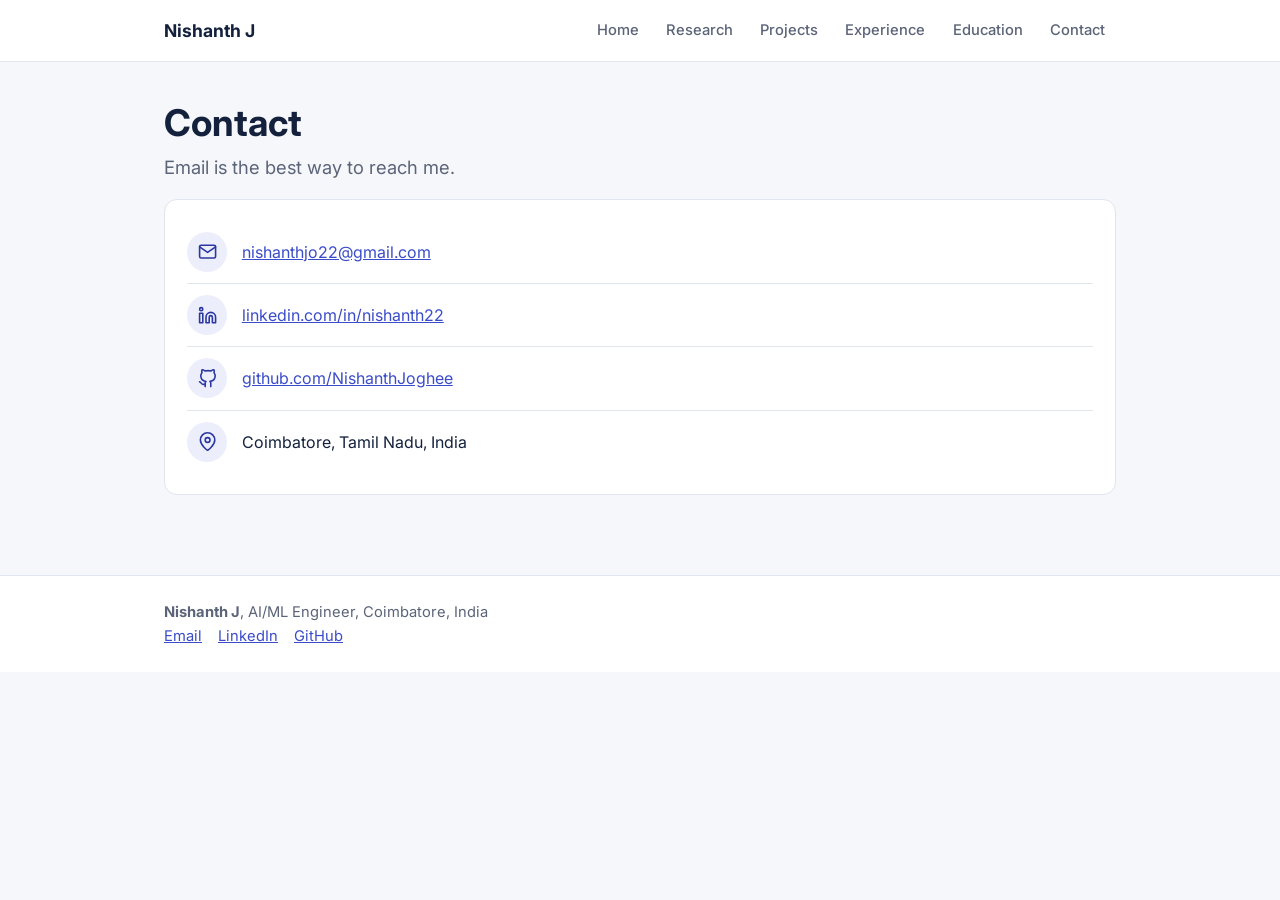
<file: contact.html>
<!DOCTYPE html>
<html lang="en">
<head>
<meta charset="utf-8">
<meta name="viewport" content="width=device-width, initial-scale=1, viewport-fit=cover">
<meta name="description" content="Nishanth J, AI/ML Engineer in Coimbatore. Contact.">
<meta name="theme-color" content="#f5f7fa">
<title>Contact | Nishanth J</title>
<link rel="preconnect" href="https://fonts.googleapis.com">
<link rel="preconnect" href="https://fonts.gstatic.com" crossorigin>
<link href="https://fonts.googleapis.com/css2?family=Inter:wght@400;500;600;700&display=swap" rel="stylesheet">
<link rel="stylesheet" href="style.css">
</head>
<body>
<header><div class="wrap">
<a class="brand" href="index.html">Nishanth J</a>
<nav>
<a href="index.html">Home</a>
<a href="research.html">Research</a>
<a href="projects.html">Projects</a>
<a href="experience.html">Experience</a>
<a href="education.html">Education</a>
<a href="contact.html">Contact</a>
</nav>
</div></header>
<main><div class="wrap">
<h1>Contact</h1>
<p class="lead">Email is the best way to reach me.</p>
<div class="card">
<ul class="contact-list">
<li>
<span class="ico"><svg width="20" height="20" viewBox="0 0 24 24" aria-hidden="true"><path d="M4 4h16c1.1 0 2 .9 2 2v12c0 1.1-.9 2-2 2H4c-1.1 0-2-.9-2-2V6c0-1.1.9-2 2-2z"/><polyline points="22,6 12,13 2,6"/></svg></span>
<a href="mailto:nishanthjo22@gmail.com">nishanthjo22@gmail.com</a>
</li>
<li>
<span class="ico"><svg width="20" height="20" viewBox="0 0 24 24" aria-hidden="true"><path d="M16 8a6 6 0 0 1 6 6v7h-4v-7a2 2 0 0 0-2-2 2 2 0 0 0-2 2v7h-4v-7a6 6 0 0 1 6-6z"/><rect x="2" y="9" width="4" height="12"/><circle cx="4" cy="4" r="2"/></svg></span>
<a href="https://www.linkedin.com/in/nishanth22">linkedin.com/in/nishanth22</a>
</li>
<li>
<span class="ico"><svg width="20" height="20" viewBox="0 0 24 24" aria-hidden="true"><path d="M9 19c-5 1.5-5-2.5-7-3m14 6v-3.87a3.37 3.37 0 0 0-.94-2.61c3.14-.35 6.44-1.54 6.44-7A5.44 5.44 0 0 0 20 4.77 5.07 5.07 0 0 0 19.91 1S18.73.65 16 2.48a13.38 13.38 0 0 0-7 0C6.27.65 5.09 1 5.09 1A5.07 5.07 0 0 0 5 4.77a5.44 5.44 0 0 0-1.5 3.78c0 5.42 3.3 6.61 6.44 7A3.37 3.37 0 0 0 9 18.13V22"/></svg></span>
<a href="https://github.com/NishanthJoghee">github.com/NishanthJoghee</a>
</li>
<li>
<span class="ico"><svg width="20" height="20" viewBox="0 0 24 24" aria-hidden="true"><path d="M21 10c0 7-9 13-9 13s-9-6-9-13a9 9 0 0 1 18 0z"/><circle cx="12" cy="10" r="3"/></svg></span>
<span>Coimbatore, Tamil Nadu, India</span>
</li>
</ul>
</div>
</div></main>
<footer><div class="wrap">
<strong>Nishanth J</strong>, AI/ML Engineer, Coimbatore, India<br>
<a href="mailto:nishanthjo22@gmail.com">Email</a><a href="https://www.linkedin.com/in/nishanth22">LinkedIn</a><a href="https://github.com/22Nishanth22">GitHub</a>
</div></footer>
</body>
</html>
</file>
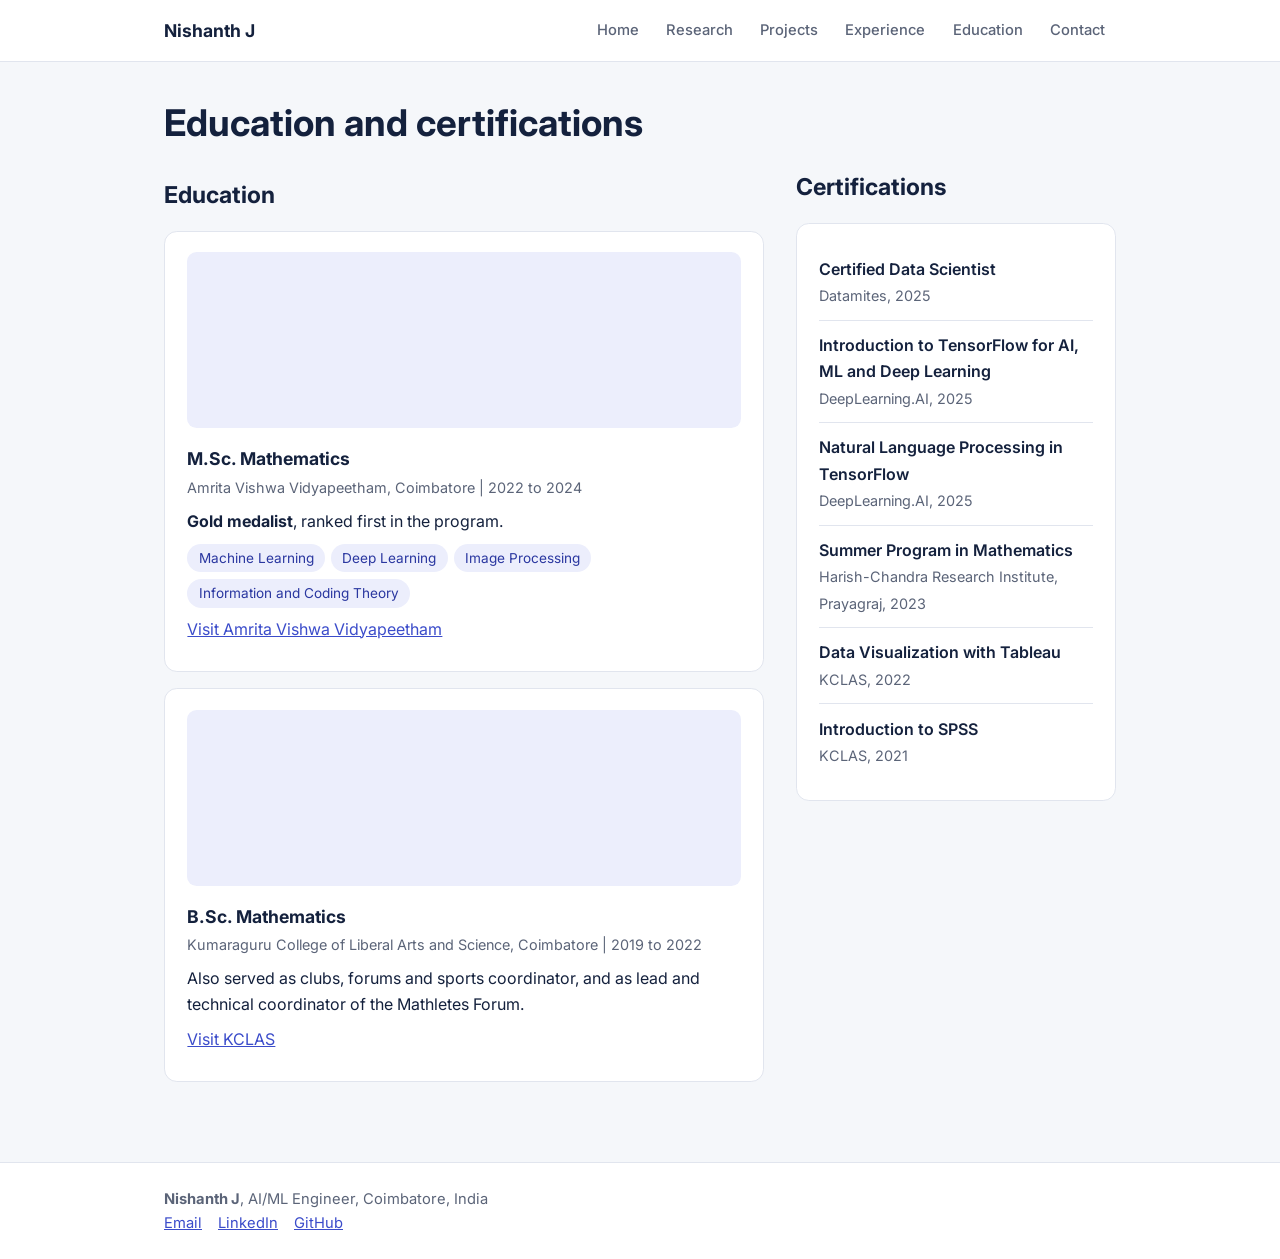
<file: education.html>
<!DOCTYPE html>
<html lang="en">
<head>
<meta charset="utf-8">
<meta name="viewport" content="width=device-width, initial-scale=1, viewport-fit=cover">
<meta name="description" content="Nishanth J, AI/ML Engineer in Coimbatore. Education and certifications.">
<meta name="theme-color" content="#f5f7fa">
<title>Education and certifications | Nishanth J</title>
<link rel="preconnect" href="https://fonts.googleapis.com">
<link rel="preconnect" href="https://fonts.gstatic.com" crossorigin>
<link href="https://fonts.googleapis.com/css2?family=Inter:wght@400;500;600;700&display=swap" rel="stylesheet">
<link rel="stylesheet" href="style.css">
</head>
<body>
<header><div class="wrap">
<a class="brand" href="index.html">Nishanth J</a>
<nav>
<a href="index.html">Home</a>
<a href="research.html">Research</a>
<a href="projects.html">Projects</a>
<a href="experience.html">Experience</a>
<a href="education.html">Education</a>
<a href="contact.html">Contact</a>
</nav>
</div></header>
<main><div class="wrap">
<h1>Education and certifications</h1>
<div class="cols">
<div>
<h2 style="margin-top:1.5rem">Education</h2>
<div class="card">
<div class="photo"><img src="https://webfiles.amrita.edu/2021/07/Z1qCGOsN-470-2.jpg" alt="Amrita Vishwa Vidyapeetham campus" onerror="this.remove()"></div>
<h3>M.Sc. Mathematics</h3>
<p class="meta">Amrita Vishwa Vidyapeetham, Coimbatore | 2022 to 2024</p>
<p><strong>Gold medalist</strong>, ranked first in the program.</p>
<ul class="chips"><li>Machine Learning</li><li>Deep Learning</li><li>Image Processing</li><li>Information and Coding Theory</li></ul>
<p><a href="https://www.amrita.edu">Visit Amrita Vishwa Vidyapeetham</a></p>
</div>
<div class="card">
<div class="photo"><img src="https://qs-igauge.blr1.cdn.digitaloceanspaces.com/KCLAS-1.KCLAS" alt="Kumaraguru College of Liberal Arts and Science campus" onerror="this.remove()"></div>
<h3>B.Sc. Mathematics</h3>
<p class="meta">Kumaraguru College of Liberal Arts and Science, Coimbatore | 2019 to 2022</p>
<p>Also served as clubs, forums and sports coordinator, and as lead and technical coordinator of the Mathletes Forum.</p>
<p><a href="https://www.kclas.ac.in">Visit KCLAS</a></p>
</div>
</div>
<aside class="side">
<h2>Certifications</h2>
<div class="card"><ul class="cert">
<li><strong>Certified Data Scientist</strong><span>Datamites, 2025</span></li>
<li><strong>Introduction to TensorFlow for AI, ML and Deep Learning</strong><span>DeepLearning.AI, 2025</span></li>
<li><strong>Natural Language Processing in TensorFlow</strong><span>DeepLearning.AI, 2025</span></li>
<li><strong>Summer Program in Mathematics</strong><span>Harish-Chandra Research Institute, Prayagraj, 2023</span></li>
<li><strong>Data Visualization with Tableau</strong><span>KCLAS, 2022</span></li>
<li><strong>Introduction to SPSS</strong><span>KCLAS, 2021</span></li>
</ul></div>
</aside>
</div>
</div></main>
<footer><div class="wrap">
<strong>Nishanth J</strong>, AI/ML Engineer, Coimbatore, India<br>
<a href="mailto:nishanthjo22@gmail.com">Email</a><a href="https://www.linkedin.com/in/nishanth22">LinkedIn</a><a href="https://github.com/22Nishanth22">GitHub</a>
</div></footer>
</body>
</html>
</file>
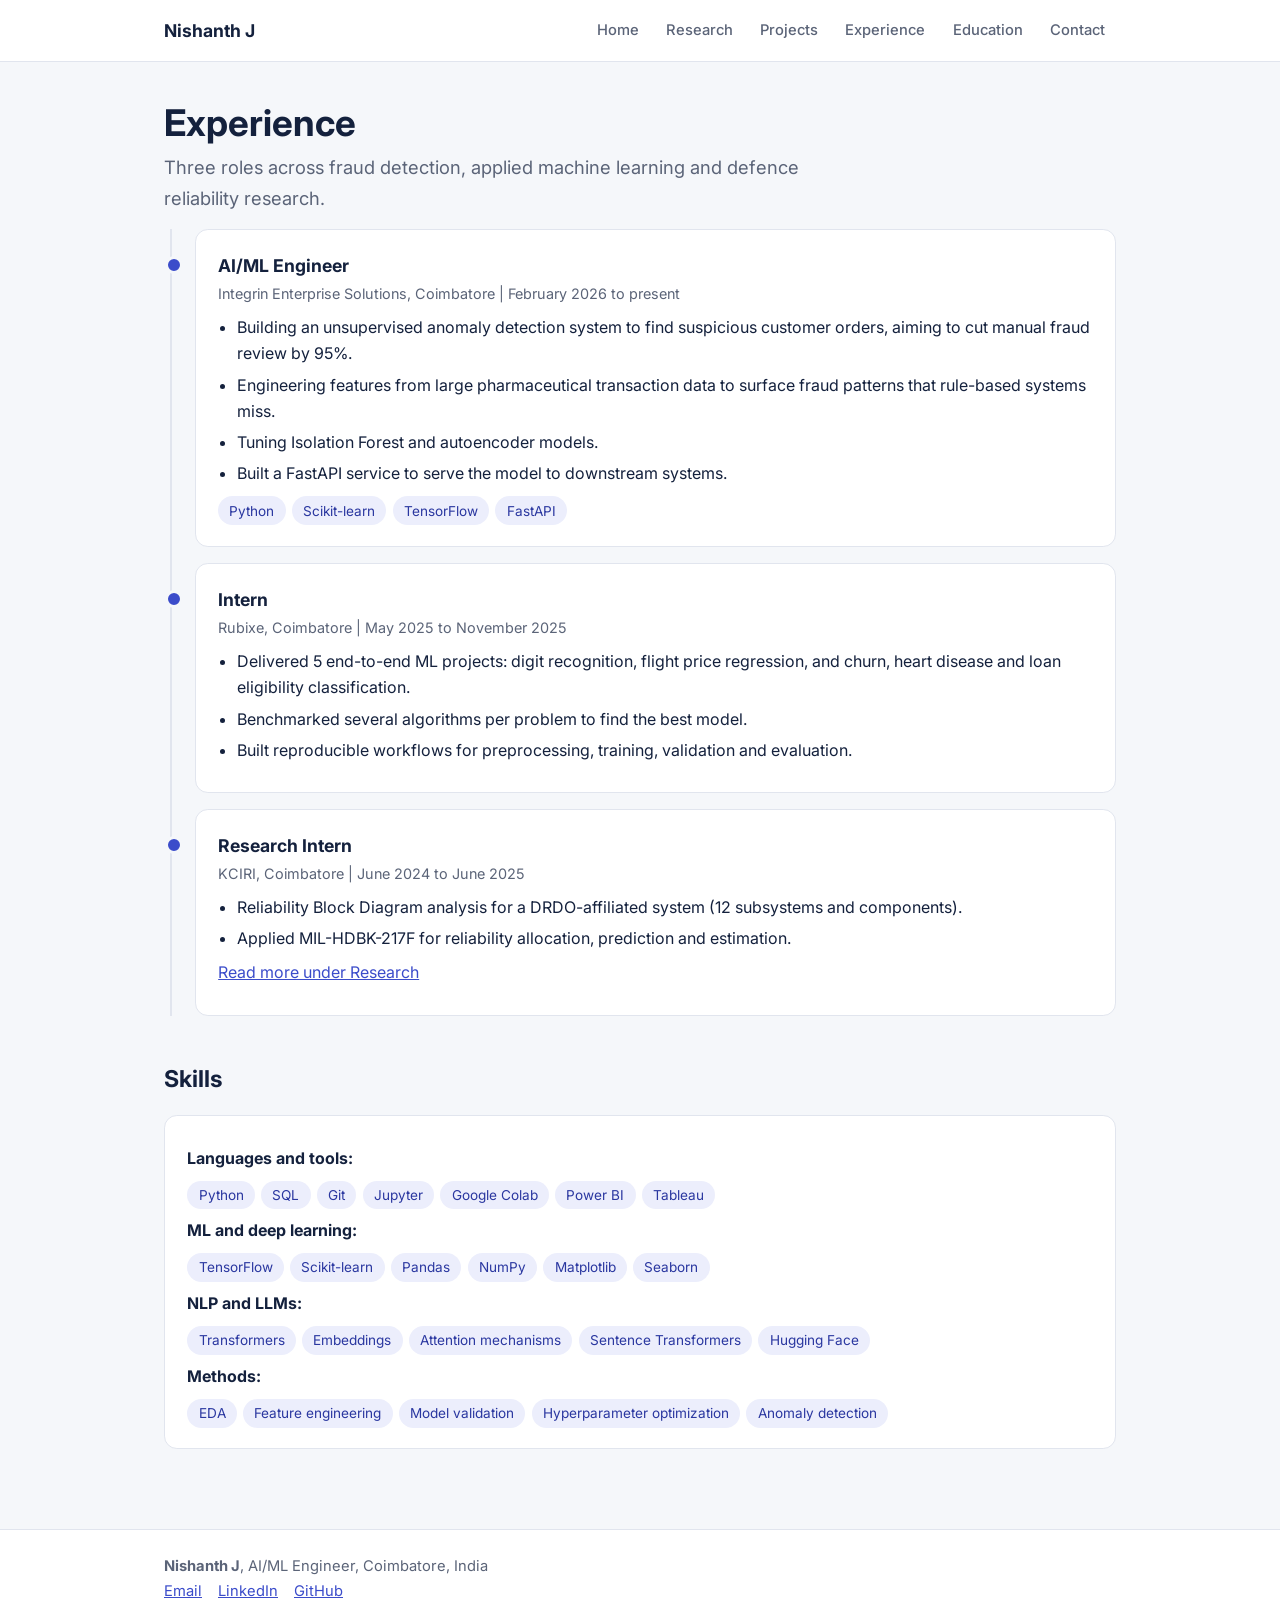
<file: experience.html>
<!DOCTYPE html>
<html lang="en">
<head>
<meta charset="utf-8">
<meta name="viewport" content="width=device-width, initial-scale=1, viewport-fit=cover">
<meta name="description" content="Nishanth J, AI/ML Engineer in Coimbatore. Experience.">
<meta name="theme-color" content="#f5f7fa">
<title>Experience | Nishanth J</title>
<link rel="preconnect" href="https://fonts.googleapis.com">
<link rel="preconnect" href="https://fonts.gstatic.com" crossorigin>
<link href="https://fonts.googleapis.com/css2?family=Inter:wght@400;500;600;700&display=swap" rel="stylesheet">
<link rel="stylesheet" href="style.css">
</head>
<body>
<header><div class="wrap">
<a class="brand" href="index.html">Nishanth J</a>
<nav>
<a href="index.html">Home</a>
<a href="research.html">Research</a>
<a href="projects.html">Projects</a>
<a href="experience.html">Experience</a>
<a href="education.html">Education</a>
<a href="contact.html">Contact</a>
</nav>
</div></header>
<main><div class="wrap">
<h1>Experience</h1>
<p class="lead">Three roles across fraud detection, applied machine learning and defence reliability research.</p>
<div class="timeline">
<div class="card"><h3>AI/ML Engineer</h3>
<p class="meta">Integrin Enterprise Solutions, Coimbatore | February 2026 to present</p>
<ul><li>Building an unsupervised anomaly detection system to find suspicious customer orders, aiming to cut manual fraud review by 95%.</li><li>Engineering features from large pharmaceutical transaction data to surface fraud patterns that rule-based systems miss.</li><li>Tuning Isolation Forest and autoencoder models.</li><li>Built a FastAPI service to serve the model to downstream systems.</li></ul>
<ul class="chips"><li>Python</li><li>Scikit-learn</li><li>TensorFlow</li><li>FastAPI</li></ul></div>
<div class="card"><h3>Intern</h3>
<p class="meta">Rubixe, Coimbatore | May 2025 to November 2025</p>
<ul><li>Delivered 5 end-to-end ML projects: digit recognition, flight price regression, and churn, heart disease and loan eligibility classification.</li><li>Benchmarked several algorithms per problem to find the best model.</li><li>Built reproducible workflows for preprocessing, training, validation and evaluation.</li></ul></div>
<div class="card"><h3>Research Intern</h3>
<p class="meta">KCIRI, Coimbatore | June 2024 to June 2025</p>
<ul><li>Reliability Block Diagram analysis for a DRDO-affiliated system (12 subsystems and components).</li><li>Applied MIL-HDBK-217F for reliability allocation, prediction and estimation.</li></ul>
<p><a href="research.html">Read more under Research</a></p></div>
</div>
<h2>Skills</h2>
<div class="card">
<p><strong>Languages and tools:</strong></p><ul class="chips"><li>Python</li><li>SQL</li><li>Git</li><li>Jupyter</li><li>Google Colab</li><li>Power BI</li><li>Tableau</li></ul>
<p><strong>ML and deep learning:</strong></p><ul class="chips"><li>TensorFlow</li><li>Scikit-learn</li><li>Pandas</li><li>NumPy</li><li>Matplotlib</li><li>Seaborn</li></ul>
<p><strong>NLP and LLMs:</strong></p><ul class="chips"><li>Transformers</li><li>Embeddings</li><li>Attention mechanisms</li><li>Sentence Transformers</li><li>Hugging Face</li></ul>
<p><strong>Methods:</strong></p><ul class="chips"><li>EDA</li><li>Feature engineering</li><li>Model validation</li><li>Hyperparameter optimization</li><li>Anomaly detection</li></ul>
</div>
</div></main>
<footer><div class="wrap">
<strong>Nishanth J</strong>, AI/ML Engineer, Coimbatore, India<br>
<a href="mailto:nishanthjo22@gmail.com">Email</a><a href="https://www.linkedin.com/in/nishanth22">LinkedIn</a><a href="https://github.com/22Nishanth22">GitHub</a>
</div></footer>
</body>
</html>
</file>
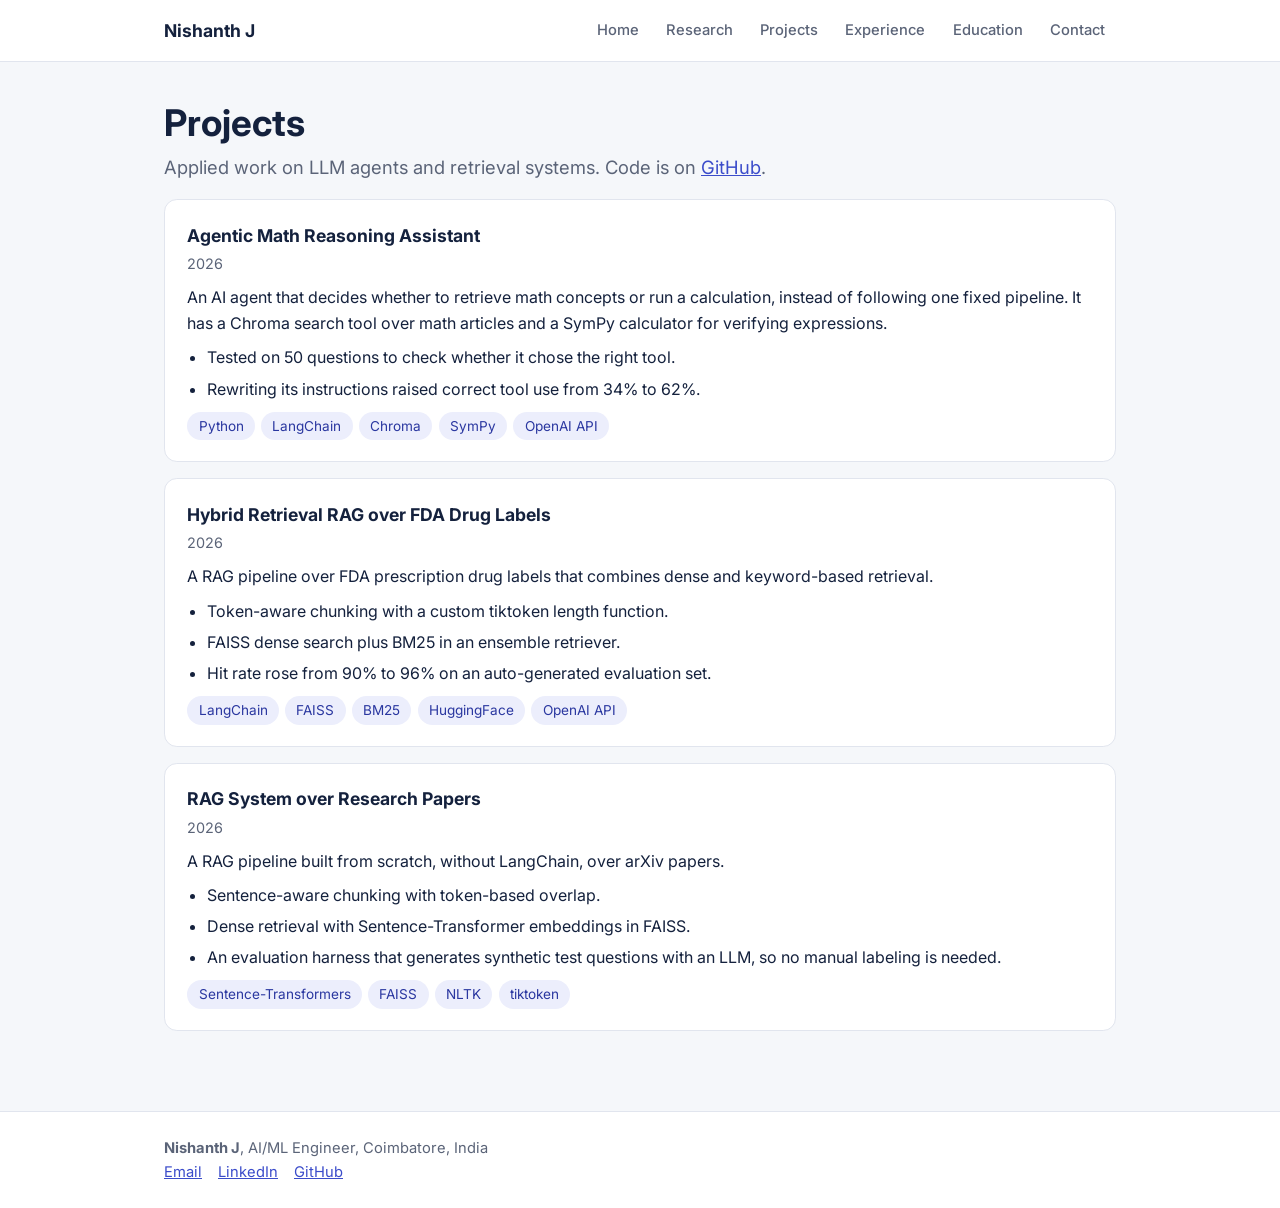
<file: projects.html>
<!DOCTYPE html>
<html lang="en">
<head>
<meta charset="utf-8">
<meta name="viewport" content="width=device-width, initial-scale=1, viewport-fit=cover">
<meta name="description" content="Nishanth J, AI/ML Engineer in Coimbatore. Projects.">
<meta name="theme-color" content="#f5f7fa">
<title>Projects | Nishanth J</title>
<link rel="preconnect" href="https://fonts.googleapis.com">
<link rel="preconnect" href="https://fonts.gstatic.com" crossorigin>
<link href="https://fonts.googleapis.com/css2?family=Inter:wght@400;500;600;700&display=swap" rel="stylesheet">
<link rel="stylesheet" href="style.css">
</head>
<body>
<header><div class="wrap">
<a class="brand" href="index.html">Nishanth J</a>
<nav>
<a href="index.html">Home</a>
<a href="research.html">Research</a>
<a href="projects.html">Projects</a>
<a href="experience.html">Experience</a>
<a href="education.html">Education</a>
<a href="contact.html">Contact</a>
</nav>
</div></header>
<main><div class="wrap">
<h1>Projects</h1>
<p class="lead">Applied work on LLM agents and retrieval systems. Code is on <a href="https://github.com/22Nishanth22">GitHub</a>.</p>
<div class="card"><h3>Agentic Math Reasoning Assistant</h3>
<p class="meta">2026</p>
<p>An AI agent that decides whether to retrieve math concepts or run a calculation, instead of following one fixed pipeline. It has a Chroma search tool over math articles and a SymPy calculator for verifying expressions.</p>
<ul><li>Tested on 50 questions to check whether it chose the right tool.</li><li>Rewriting its instructions raised correct tool use from 34% to 62%.</li></ul>
<ul class="chips"><li>Python</li><li>LangChain</li><li>Chroma</li><li>SymPy</li><li>OpenAI API</li></ul></div>
<div class="card"><h3>Hybrid Retrieval RAG over FDA Drug Labels</h3>
<p class="meta">2026</p>
<p>A RAG pipeline over FDA prescription drug labels that combines dense and keyword-based retrieval.</p>
<ul><li>Token-aware chunking with a custom tiktoken length function.</li><li>FAISS dense search plus BM25 in an ensemble retriever.</li><li>Hit rate rose from 90% to 96% on an auto-generated evaluation set.</li></ul>
<ul class="chips"><li>LangChain</li><li>FAISS</li><li>BM25</li><li>HuggingFace</li><li>OpenAI API</li></ul></div>
<div class="card"><h3>RAG System over Research Papers</h3>
<p class="meta">2026</p>
<p>A RAG pipeline built from scratch, without LangChain, over arXiv papers.</p>
<ul><li>Sentence-aware chunking with token-based overlap.</li><li>Dense retrieval with Sentence-Transformer embeddings in FAISS.</li><li>An evaluation harness that generates synthetic test questions with an LLM, so no manual labeling is needed.</li></ul>
<ul class="chips"><li>Sentence-Transformers</li><li>FAISS</li><li>NLTK</li><li>tiktoken</li></ul></div>
</div></main>
<footer><div class="wrap">
<strong>Nishanth J</strong>, AI/ML Engineer, Coimbatore, India<br>
<a href="mailto:nishanthjo22@gmail.com">Email</a><a href="https://www.linkedin.com/in/nishanth22">LinkedIn</a><a href="https://github.com/22Nishanth22">GitHub</a>
</div></footer>
</body>
</html>
</file>
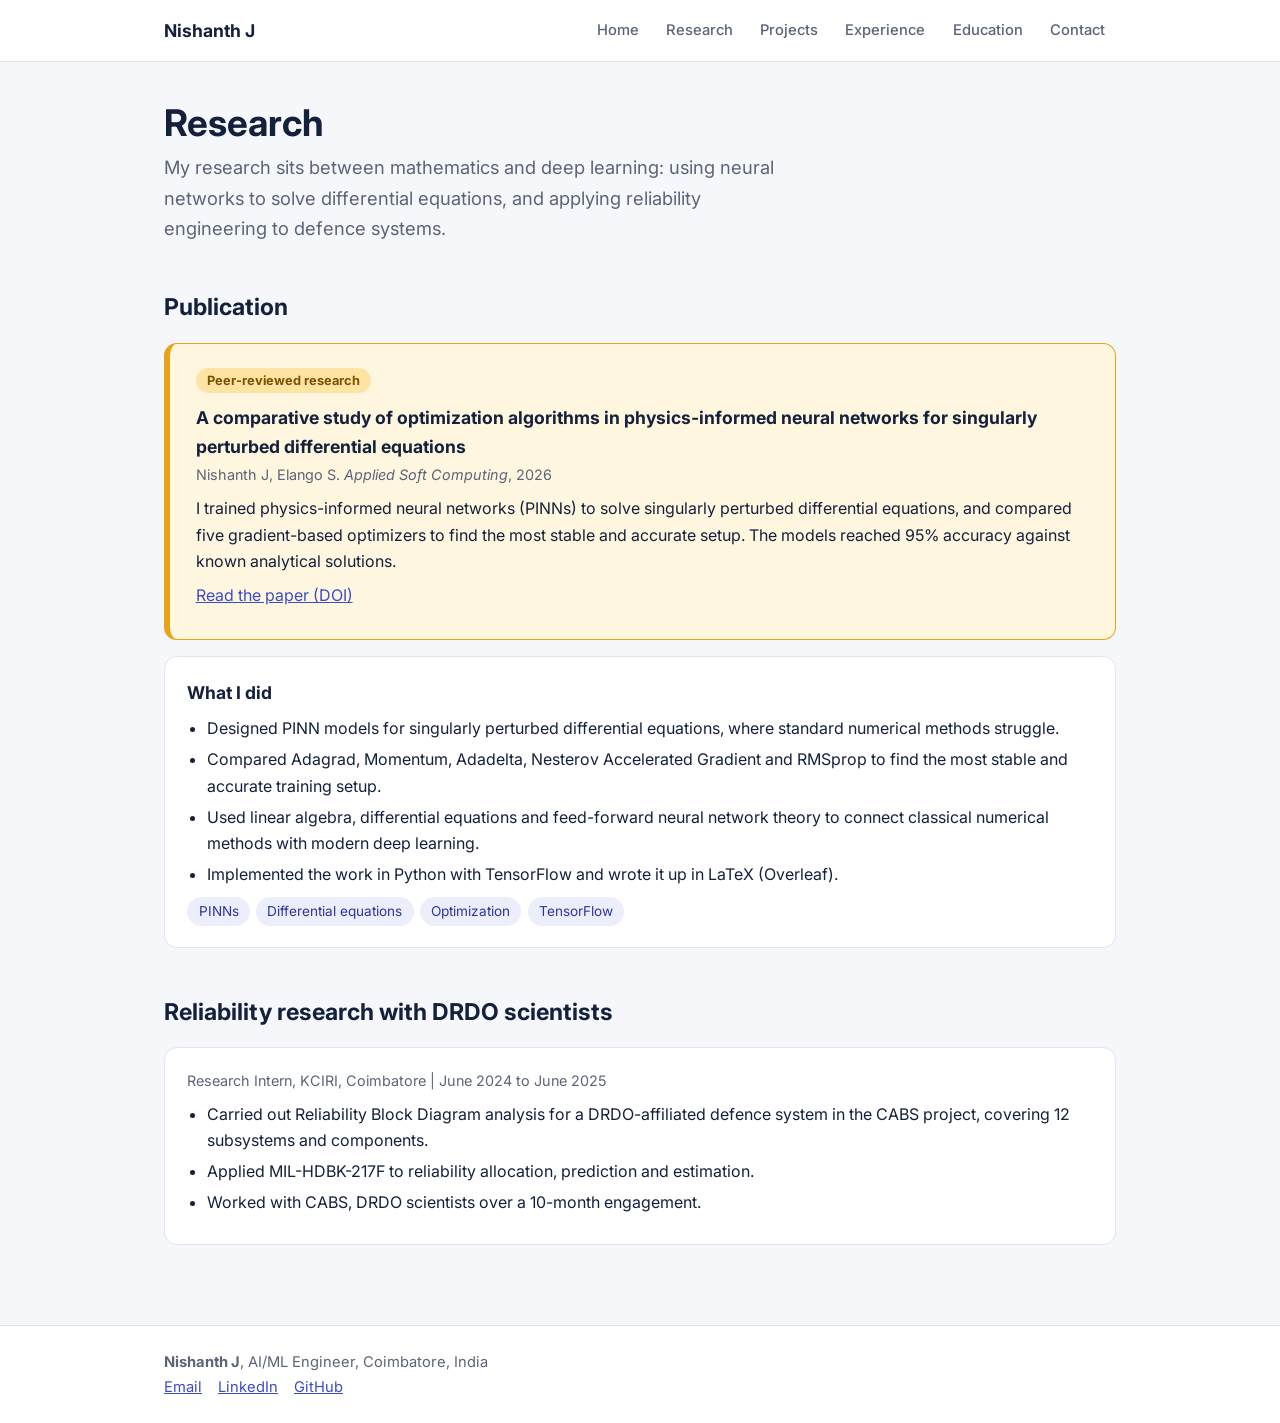
<file: research.html>
<!DOCTYPE html>
<html lang="en">
<head>
<meta charset="utf-8">
<meta name="viewport" content="width=device-width, initial-scale=1, viewport-fit=cover">
<meta name="description" content="Nishanth J, AI/ML Engineer in Coimbatore. Research.">
<meta name="theme-color" content="#f5f7fa">
<title>Research | Nishanth J</title>
<link rel="preconnect" href="https://fonts.googleapis.com">
<link rel="preconnect" href="https://fonts.gstatic.com" crossorigin>
<link href="https://fonts.googleapis.com/css2?family=Inter:wght@400;500;600;700&display=swap" rel="stylesheet">
<link rel="stylesheet" href="style.css">
</head>
<body>
<header><div class="wrap">
<a class="brand" href="index.html">Nishanth J</a>
<nav>
<a href="index.html">Home</a>
<a href="research.html">Research</a>
<a href="projects.html">Projects</a>
<a href="experience.html">Experience</a>
<a href="education.html">Education</a>
<a href="contact.html">Contact</a>
</nav>
</div></header>
<main><div class="wrap">
<h1>Research</h1>
<p class="lead">My research sits between mathematics and deep learning: using neural networks to solve differential equations, and applying reliability engineering to defence systems.</p>
<h2>Publication</h2>
<div class="feature"><span class="tag">Peer-reviewed research</span>
<h3>A comparative study of optimization algorithms in physics-informed neural networks for singularly perturbed differential equations</h3>
<p class="meta">Nishanth J, Elango S. <em>Applied Soft Computing</em>, 2026</p>
<p>I trained physics-informed neural networks (PINNs) to solve singularly perturbed differential equations, and compared five gradient-based optimizers to find the most stable and accurate setup. The models reached 95% accuracy against known analytical solutions.</p>
<p><a href="https://doi.org/10.1016/j.asoc.2026.115496">Read the paper (DOI)</a></p></div>
<div class="card">
<h3>What I did</h3>
<ul>
<li>Designed PINN models for singularly perturbed differential equations, where standard numerical methods struggle.</li>
<li>Compared Adagrad, Momentum, Adadelta, Nesterov Accelerated Gradient and RMSprop to find the most stable and accurate training setup.</li>
<li>Used linear algebra, differential equations and feed-forward neural network theory to connect classical numerical methods with modern deep learning.</li>
<li>Implemented the work in Python with TensorFlow and wrote it up in LaTeX (Overleaf).</li>
</ul>
<ul class="chips"><li>PINNs</li><li>Differential equations</li><li>Optimization</li><li>TensorFlow</li></ul>
</div>
<h2>Reliability research with DRDO scientists</h2>
<div class="card">
<p class="meta">Research Intern, KCIRI, Coimbatore | June 2024 to June 2025</p>
<ul>
<li>Carried out Reliability Block Diagram analysis for a DRDO-affiliated defence system in the CABS project, covering 12 subsystems and components.</li>
<li>Applied MIL-HDBK-217F to reliability allocation, prediction and estimation.</li>
<li>Worked with CABS, DRDO scientists over a 10-month engagement.</li>
</ul>
</div>
</div></main>
<footer><div class="wrap">
<strong>Nishanth J</strong>, AI/ML Engineer, Coimbatore, India<br>
<a href="mailto:nishanthjo22@gmail.com">Email</a><a href="https://www.linkedin.com/in/nishanth22">LinkedIn</a><a href="https://github.com/22Nishanth22">GitHub</a>
</div></footer>
</body>
</html>
</file>
<file: style.css>
:root{--bg:#f5f7fa;--card:#fff;--ink:#14213d;--muted:#5b6478;--line:#e1e5ee;--accent:#3b4cca;--accent-d:#2a37a0;--tint:#eceefc;--hi:#fff6e0;--hi-line:#e8a317}
@media (prefers-color-scheme:dark){:root{--bg:#0f1320;--card:#171c2e;--ink:#e9ecf5;--muted:#9aa3b8;--line:#272e45;--accent:#8c98f5;--accent-d:#b3bcff;--tint:#232a4d;--hi:#2a2412;--hi-line:#e8a317}}
*{box-sizing:border-box}
html{scroll-padding-top:5rem}
body{margin:0;background:var(--bg);color:var(--ink);font:16px/1.65 "Inter",system-ui,sans-serif}
.wrap{max-width:62rem;margin:0 auto;padding:0 1.25rem}
header{position:sticky;top:0;z-index:5;background:var(--card);border-bottom:1px solid var(--line);padding-top:env(safe-area-inset-top,0px)}
header .wrap{display:flex;flex-wrap:wrap;justify-content:space-between;align-items:center;gap:.4rem 1.5rem;padding-top:.8rem;padding-bottom:.8rem}
.brand{font-weight:700;font-size:1.1rem;color:var(--ink);text-decoration:none}
nav{display:flex;flex-wrap:wrap;gap:.2rem .3rem;font-size:.92rem;font-weight:500}
nav a{color:var(--muted);text-decoration:none;padding:.35rem .7rem;border-radius:999px}
nav a:hover{color:var(--ink)}
nav a[aria-current="page"]{background:var(--tint);color:var(--accent-d)}
a{color:var(--accent)}a:hover{color:var(--accent-d)}
a:focus-visible{outline:2px solid var(--accent);outline-offset:3px}
main{padding:2.5rem 0 1rem}
h1{font-size:2.3rem;line-height:1.15;margin:0 0 .5rem;font-weight:700}
h2{font-size:1.45rem;margin:2.8rem 0 1rem;font-weight:700}
h3{font-size:1.1rem;margin:0 0 .15rem}
p{margin:.5rem 0}
.lead{font-size:1.15rem;color:var(--muted);max-width:40rem}
.meta{color:var(--muted);font-size:.9rem;margin:0 0 .4rem}
ul{padding-left:1.2rem;margin:.5rem 0}li{margin:.3rem 0}
.hero{display:grid;grid-template-columns:1fr 15rem;gap:2.5rem;align-items:center;padding:1rem 0 .5rem}
.hero h1{font-size:2.9rem}
.role{font-size:1.2rem;color:var(--accent-d);font-weight:600;margin:0 0 1rem}
.btns{display:flex;flex-wrap:wrap;gap:.6rem;margin-top:1.4rem}
.btn{display:inline-block;padding:.6rem 1.1rem;border-radius:.5rem;background:var(--accent);color:#fff;text-decoration:none;font-weight:600;font-size:.95rem}
.btn:hover{background:var(--accent-d);color:#fff}
.btn.alt{background:transparent;color:var(--accent-d);border:1px solid var(--line)}
.btn.alt:hover{background:var(--tint)}
.pic{position:relative;width:15rem;aspect-ratio:1;border-radius:1rem;background:var(--tint);color:var(--accent-d);display:grid;place-items:center;font-size:3rem;font-weight:700;overflow:hidden}
.pic img,.photo img{position:absolute;inset:0;width:100%;height:100%;object-fit:cover}
.card{background:var(--card);border:1px solid var(--line);border-radius:.8rem;padding:1.3rem 1.4rem;margin:1rem 0}
.feature{background:var(--hi);border:1px solid var(--hi-line);border-left:6px solid var(--hi-line);border-radius:.8rem;padding:1.4rem 1.6rem;margin:1rem 0}
.tag{display:inline-block;font-size:.8rem;font-weight:700;color:#7a5200;background:#ffe3a3;border-radius:999px;padding:.15rem .7rem;margin-bottom:.6rem}
.chips{display:flex;flex-wrap:wrap;gap:.4rem;margin:.6rem 0 0;padding:0;list-style:none}
.chips li{margin:0;background:var(--tint);color:var(--accent-d);font-size:.85rem;padding:.2rem .7rem;border-radius:999px}
.timeline{border-left:2px solid var(--line);margin-left:.4rem;padding-left:1.4rem}
.timeline .card{position:relative}
.timeline .card::before{content:"";position:absolute;left:-1.95rem;top:1.6rem;width:.75rem;height:.75rem;border-radius:50%;background:var(--accent);border:3px solid var(--bg)}
.cols{display:grid;grid-template-columns:1fr 20rem;gap:2rem;align-items:start}
.photo{position:relative;height:11rem;border-radius:.6rem;background:var(--tint);color:var(--muted);display:grid;place-items:center;font-size:.9rem;overflow:hidden;margin-bottom:1rem}
.cert{margin:0;padding:0;list-style:none}
.cert li{padding:.7rem 0;border-bottom:1px solid var(--line);margin:0}
.cert li:last-child{border:0}
.cert strong{display:block;font-weight:600}
.cert span{color:var(--muted);font-size:.9rem}
.side h2{margin-top:1rem}
.side{position:sticky;top:5rem}
footer{margin-top:3rem;border-top:1px solid var(--line);background:var(--card);padding:1.5rem 0 calc(1.5rem + env(safe-area-inset-bottom,0px));font-size:.92rem;color:var(--muted)}
footer a{margin-right:1rem}
@media(max-width:760px){.hero{grid-template-columns:1fr}.hero .pic{order:-1;width:10rem;font-size:2.2rem}.hero h1{font-size:2.2rem}.cols{grid-template-columns:1fr}.side{position:static}}
.contact-list{list-style:none;margin:0;padding:0}
.contact-list li{display:flex;align-items:center;gap:.9rem;margin:0;padding:.7rem 0;border-bottom:1px solid var(--line)}
.contact-list li:last-child{border-bottom:0}
.ico{flex:none;width:2.5rem;height:2.5rem;border-radius:50%;background:var(--tint);color:var(--accent-d);display:grid;place-items:center}
.ico svg{width:1.2rem;height:1.2rem;fill:none;stroke:currentColor;stroke-width:2;stroke-linecap:round;stroke-linejoin:round}
</file>
